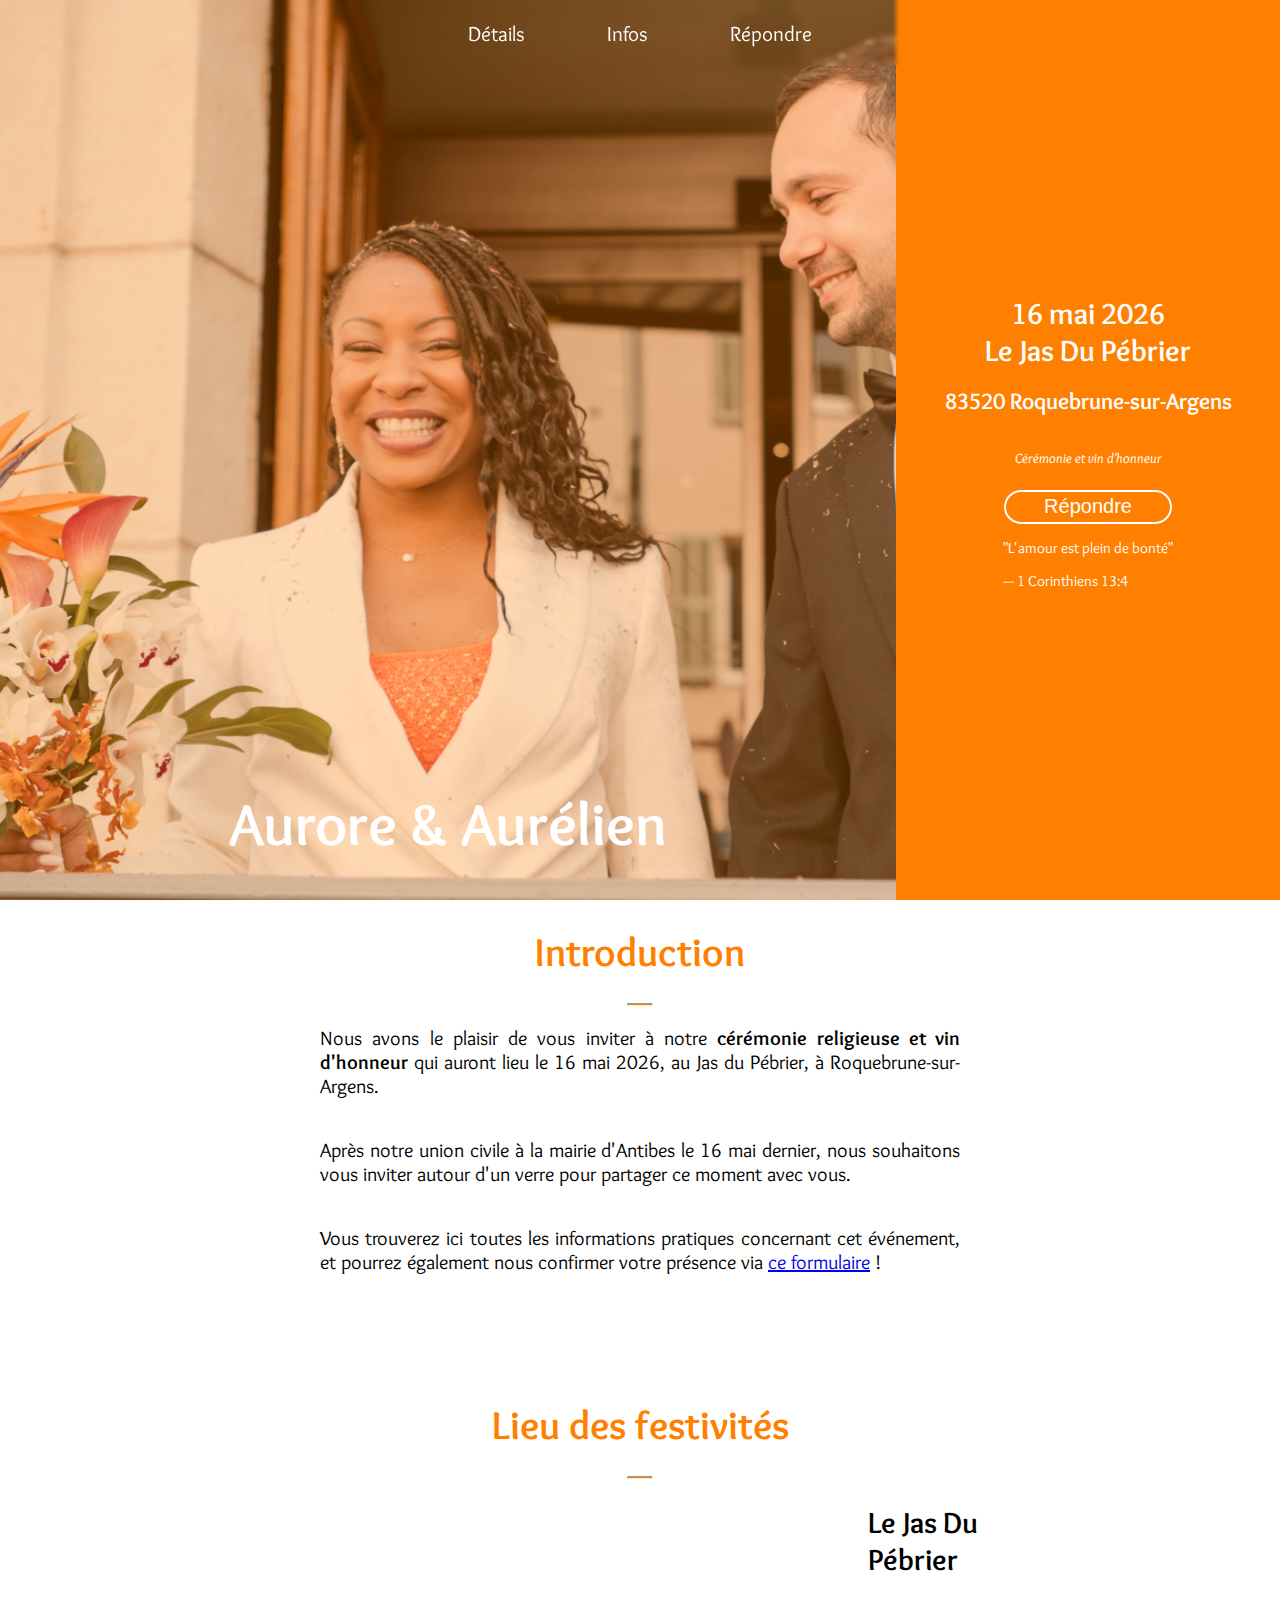
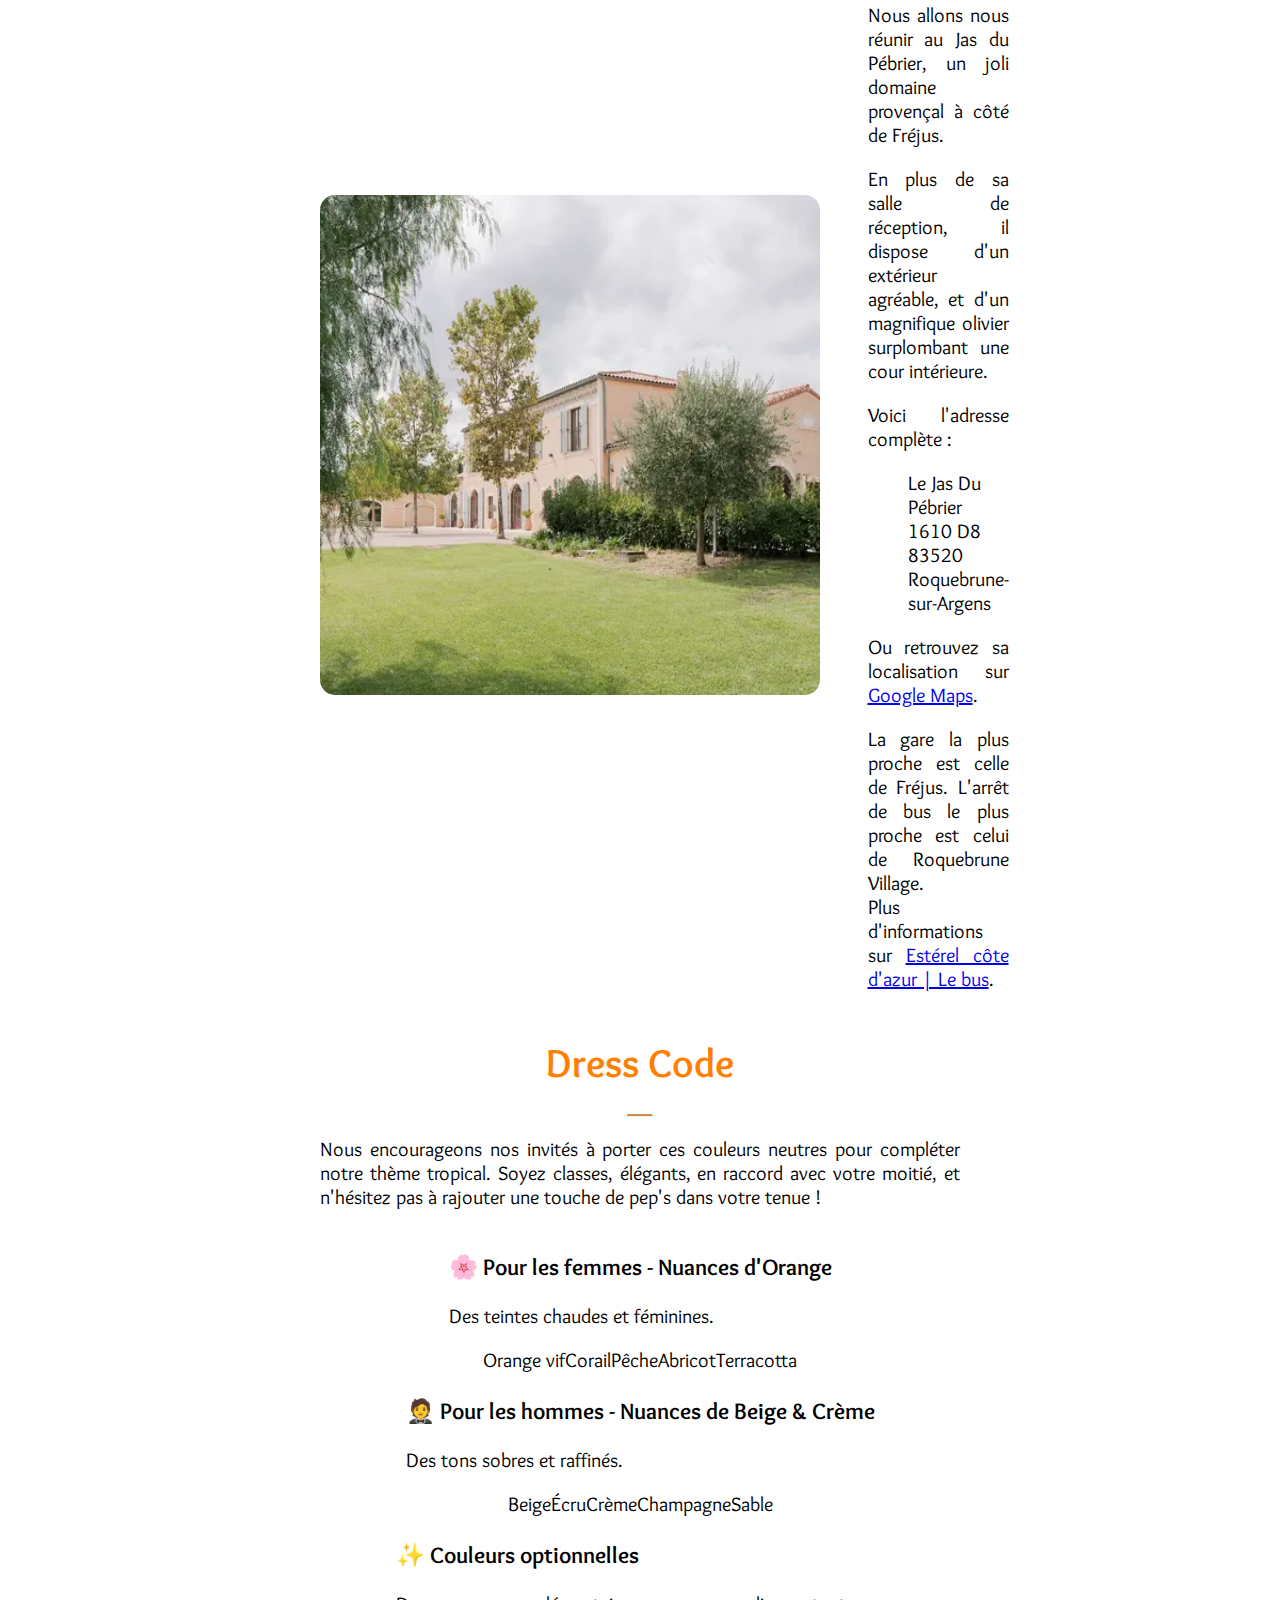
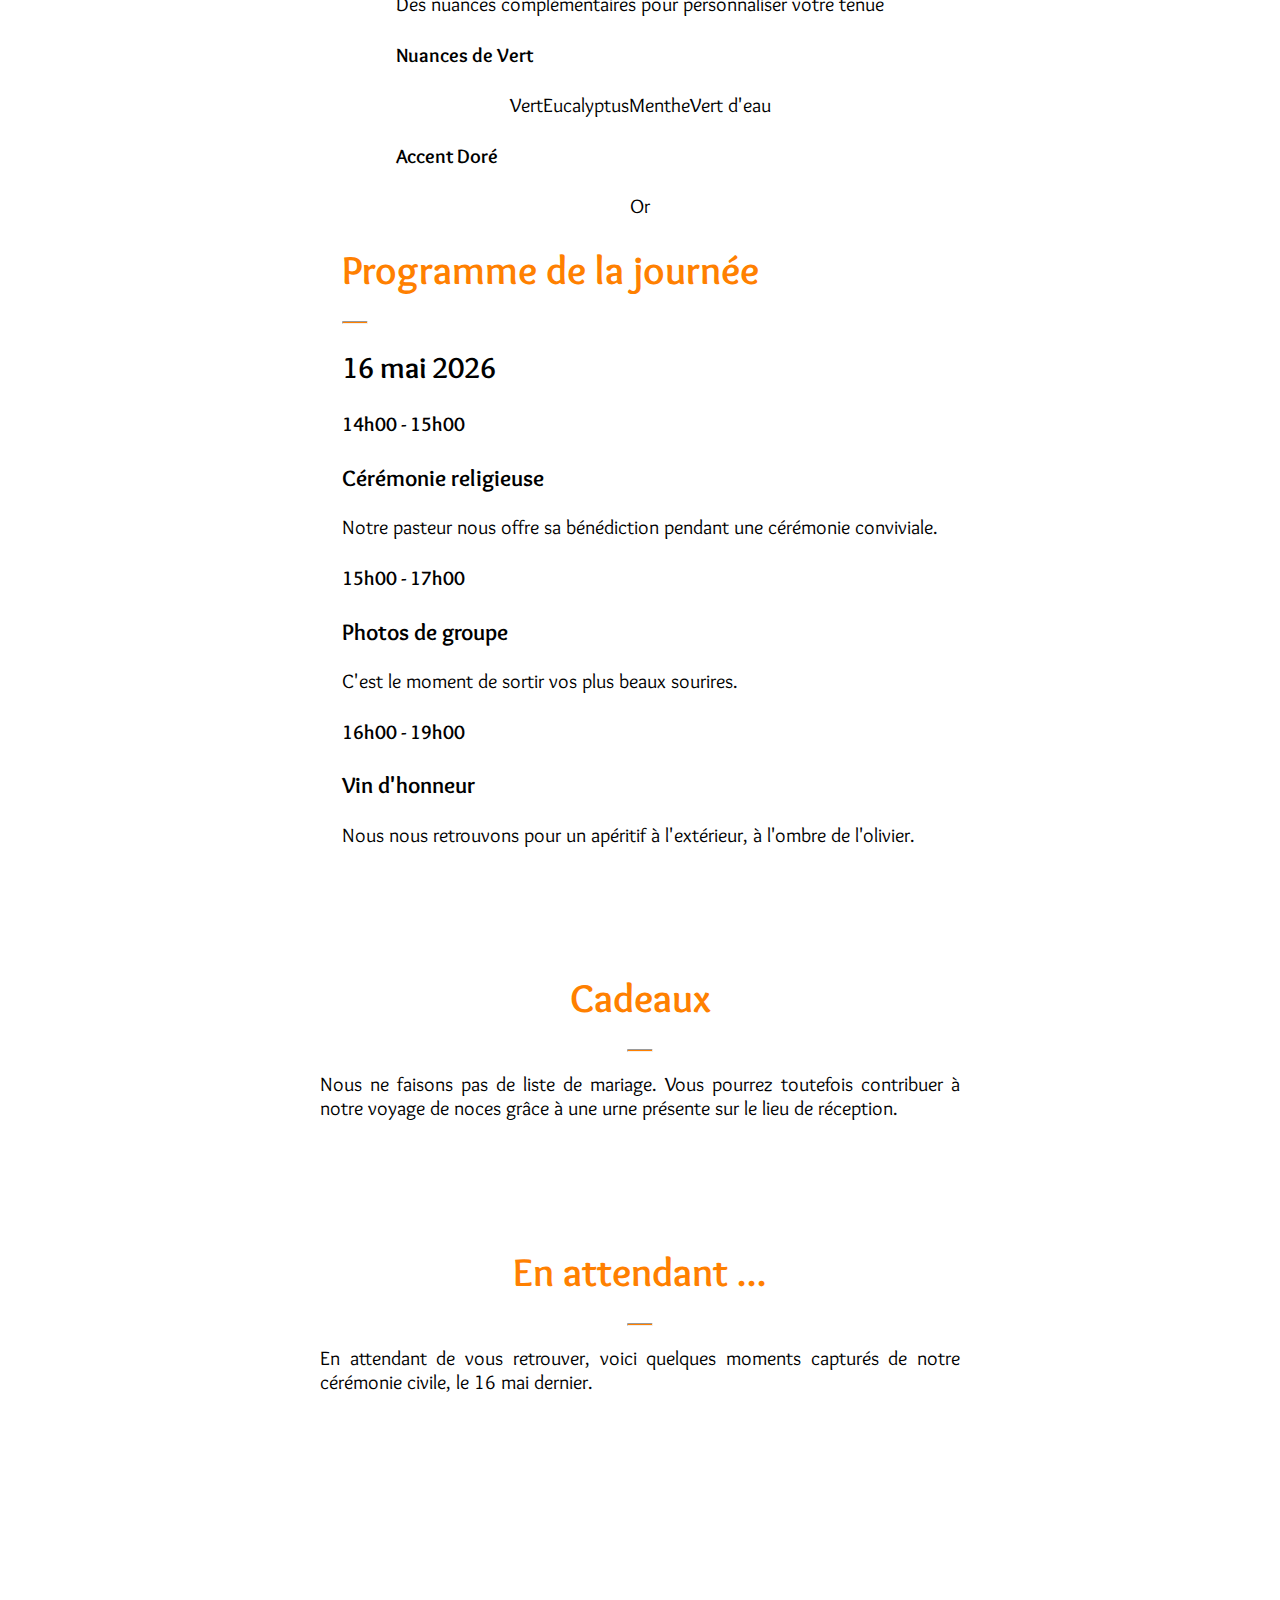
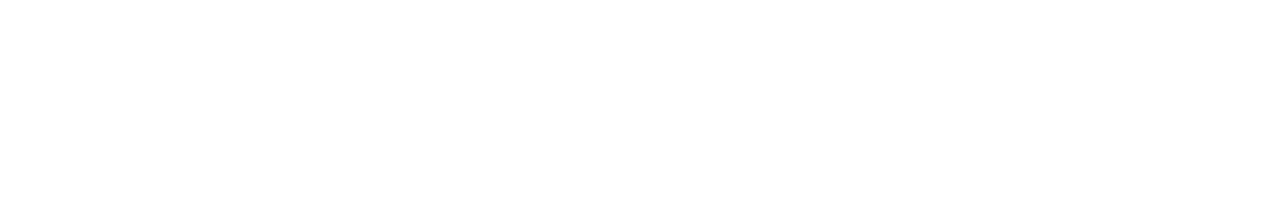
<file: index.html>
<!DOCTYPE html>

<html lang="fr">
<head>
    <meta charset="UTF-8">
    <meta name="viewport" content="width=device-width, initial-scale=1.0">
    <title>Aurore & Aurélien</title>
    <link rel="stylesheet" href="src/css/style.css">
    <script src="src/js/navbar-scroll.js"></script>
    <script src="src/js/invitation-handler.js"></script>
</head>

<body>
    <!-- Navbar outside landing-container -->
    <nav class="navbar">
        <ul>
            <li><a href="#details">Détails</a></li>
            <li><a href="#infos">Infos</a></li>
            <li><a href="#hebergements">Hébergements</a></li>
            <li><a href="./src/html/form.html?invite=full">Répondre</a></li>
        </ul>
    </nav>
    <!-- Landing container -->
    <div class="landing-container">
        <div class="title-container">
            <h1>Aurore & Aurélien</h1>
        </div>
        <div class="rsvp-container center-in-column">
            <div class="location center-in-column">
                <h1 class="low-margin">16 mai 2026</h1>
                <h1 class="low-margin">Le Jas Du Pébrier</h1>
                <h2>83520 Roquebrune-sur-Argens</h2>
            </div>
            <button class="rsvp-button" type="button" onclick="window.location.href='src/html/form.html?invite=full'">Répondre</button>
            <div class="bible-verse">
                <p>"L'amour est plein de bonté"</p>
                <p class="verse-reference">— 1 Corinthiens 13:4</p>
            </div>
        </div>
    </div>

    
    <!-- Texte d'introduction -->
    <div class="half-width center-in-column container" id="details">
        <h1>Introduction</h1>
        <hr/>
        <p> Après avoir uni nos cœurs à la mairie d'Antibes le 16 mai dernier, 
            nous désirons prolonger cette douce promesse en la célébrant auprès de notre famille et nos amis, 
            dans la chaleur et la tendresse qui nous rassemblent.</p>
        <p> Nous avons le plaisir de vous inviter à notre célébration de mariage qui aura lieu 
            le 16 mai 2026, au Jas du Pébrier, situé à Roquebrune-sur-Argens. </p>
        <p> Vous trouverez ici toutes les informations pratiques concernant cet événement, 
            et pourrez également nous confirmer votre présence via <a href="./src/html/form.html?invite=full">ce formulaire</a> ! </p>
    </div>

    <!-- Informations -->
    <!-- Le lieu des festivités -->
    <div class="half-width container center-in-column" id="infos">
        <h1>Lieu des festivités</h1>
        <hr/>
        <div class="center-in-row">
            <img class="rounded-picture" src="src/img/jas/jas-bastide.png" alt="La bastide du Jas du Pébrier"/>
            <div>
                <h2>Le Jas Du Pébrier</h2>
                <p>Nous allons nous réunir au Jas du Pébrier, un joli domaine provençal à côté de Fréjus.</p>
                
                <p>En plus de sa salle de réception, il dispose d'un extérieur agréable, et d'un magnifique olivier surplombant
                une cour intérieure.</p>
                <p>Voici l'adresse complète : </p>
                <ul class="adresse">
                    <li>Le Jas Du Pébrier</li>
                    <li>1610 D8</li>
                    <li>83520 Roquebrune-sur-Argens</li>
                </ul>
                <p>Ou retrouvez sa localisation sur <a href="https://maps.app.goo.gl/QMVBNbgVchufWMJM9">Google Maps</a>.</p>
                <p>La gare la plus proche est celle de Fréjus. L'arrêt de bus le plus proche est celui de Roquebrune Village. <br>
                    Plus d'informations sur <a href="https://www.esterelcotedazur-lebus.fr/" target="_blank">Estérel côte d'azur | Le bus</a>.<p>
            </div>
        </div>
        
        <!-- Thème couleur -->
        <h1>Dress Code</h1>
        <hr/>
        <div class="center-in-column">
            <p> 
                Nous encourageons nos invités à porter ces couleurs neutres pour compléter notre thème tropical.
                Soyez classes, élégants, en raccord avec votre moitié, et n'hésitez pas à rajouter une touche de pep's dans votre tenue !
            </p>
            
            <!-- Couleurs pour les femmes -->
            <div class="color-section">
                <h3>🌸 Pour les femmes - Nuances d'Orange</h3>
                <p class="color-category-description">Des teintes chaudes et féminines.</p>
                <div class="color-palette center-in-row">
                    <div class="color-element center-in-column">
                        <div class="color-box" style="background-color: var(--orange-vif);"></div>
                        <span class="color-label">Orange vif</span>
                    </div>
                    <div class="color-element center-in-column">
                        <div class="color-box" style="background-color: var(--orange-coral);"></div>
                        <span class="color-label">Corail</span>
                    </div>
                    <div class="color-element center-in-column">
                        <div class="color-box" style="background-color: var(--orange-peach);"></div>
                        <span class="color-label">Pêche</span>
                    </div>
                    <div class="color-element center-in-column">
                        <div class="color-box" style="background-color: var(--orange-apricot);"></div>
                        <span class="color-label">Abricot</span>
                    </div>
                    <div class="color-element center-in-column">
                        <div class="color-box" style="background-color: var(--orange-terracotta);"></div>
                        <span class="color-label">Terracotta</span>
                    </div>
                </div>
            </div>

            <!-- Couleurs pour les hommes -->
            <div class="color-section">
                <h3>🤵 Pour les hommes - Nuances de Beige & Crème</h3>
                <p class="color-category-description">Des tons sobres et raffinés.</p>
                <div class="color-palette center-in-row">
                    <div class="color-element center-in-column">
                        <div class="color-box" style="background-color: var(--beige);"></div>
                        <span class="color-label">Beige</span>
                    </div>
                    <div class="color-element center-in-column">
                        <div class="color-box" style="background-color: var(--ecru);"></div>
                        <span class="color-label">Écru</span>
                    </div>
                    <div class="color-element center-in-column">
                        <div class="color-box" style="background-color: var(--cream-warm);"></div>
                        <span class="color-label">Crème</span>
                    </div>
                    <div class="color-element center-in-column">
                        <div class="color-box" style="background-color: var(--champagne);"></div>
                        <span class="color-label">Champagne</span>
                    </div>
                    <div class="color-element center-in-column">
                        <div class="color-box" style="background-color: var(--sand);"></div>
                        <span class="color-label">Sable</span>
                    </div>
                </div>
            </div>

            <!-- Couleurs optionnelles -->
            <div class="color-section optional-colors">
                <h3>✨ Couleurs optionnelles</h3>
                <p class="color-category-description">Des nuances complémentaires pour personnaliser votre tenue</p>
                
                <!-- Nuancier Vert -->
                <div class="color-subsection">
                    <h4>Nuances de Vert</h4>
                    <div class="color-palette center-in-row">
                        <div class="color-element center-in-column">
                            <div class="color-box" style="background-color: var(--green);"></div>
                            <span class="color-label">Vert</span>
                        </div>
                        <div class="color-element center-in-column">
                            <div class="color-box" style="background-color: var(--green-eucalyptus);"></div>
                            <span class="color-label">Eucalyptus</span>
                        </div>
                        <div class="color-element center-in-column">
                            <div class="color-box" style="background-color: var(--green-mint);"></div>
                            <span class="color-label">Menthe</span>
                        </div>
                        <div class="color-element center-in-column">
                            <div class="color-box" style="background-color: var(--green-seafoam);"></div>
                            <span class="color-label">Vert d'eau</span>
                        </div>
                    </div>
                </div>

                <!-- Couleur Accent -->
                <div class="color-subsection">
                    <h4>Accent Doré</h4>
                    <div class="color-palette center-in-row">
                        <div class="color-element center-in-column">
                            <div class="color-box gold"></div>
                            <span class="color-label">Or</span>
                        </div>
                    </div>
                </div>
            </div>
        </div>

        <!-- Agenda -->
        <div class="agenda">
            <h1>Agenda</h1>
            <hr/>
            <div>
                <div class="agenda-day">
                    <h2>16 mai 2026</h2>
                    <div class="agenda-event">
                        <h4>14h00 - 15h00</h4>
                        <div class="event">
                            <h3>Cérémonie religieuse</h3>
                            <p>Notre pasteur nous offre sa bénédiction pendant une cérémonie conviviale.</p>
                        </div>
                    </div>
                    <div class="agenda-event">
                        <h4>15h00 - 17h00</h4>
                        <div class="event">
                            <h3>Photos de groupe</h3>
                            <p>C'est le moment de sortir vos plus beaux sourires.</p>
                        </div>
                    </div>
                    <div class="agenda-event">
                        <h4>16h00 - 19h00</h4>
                        <div class="event">
                            <h3>Vin d'honneur</h3>
                            <p>Nous nous retrouvons pour un apéritif à l'extérieur, à l'ombre de l'olivier.</p>
                        </div>
                    </div>
                    <div class="agenda-event">
                        <h4>20h00 - 03h00</h4>
                        <div class="event">
                            <h3>Soirée festive</h3>
                            <p>Le repas nous attend, ainsi que sa soirée dansante et ses animations ! <br>
                               Nous avons également prévu le menu enfant. </p>
                        </div>
                    </div>
                </div>
                <div class="agenda-day">
                    <h2>17 mai 2026</h2>
                    <div class="agenda-event">
                        <h4>11h00 - 15h00</h4>
                        <div class="event">
                            <h3>Brunch en famille</h3>
                            <p>
                                La famille se rassemble une nouvelle fois pour partager un brunch sucré/salé. <br>
                                Nous devons rendre la salle à 18h. 
                            </p>
                        </div>
                    </div>
                </div>
            </div>
        </div>
    </div>
    
    <!-- Hébergements -->
    <div class="container center-in-column half-width" id="hebergements">
        <h1>Hébergements</h1>
        <hr/>
        <div class="accommodations-section">
            <p class="accommodations-intro">
                Afin de profiter un maximum de la fête, nous vous proposons plusieurs solutions de
                logement proches du lieu de réception.
            </p>
            
            
            <div class="accommodations-grid">
                <div class="accommodation-card">
                    <div class="card-image">
                        <img src="./src/img/jas/maison-domaine.jpg" alt="Maison sur le domaine" />
                    </div>
                    <div class="card-header">
                        <h2>Jas du Pébrier</h2>
                        <div class="card-rating">★★★★★</div>
                    </div>
                    <div class="card-content">
                        <p class="card-description">Une maison privative de 6 à 8 personnes au sein du domaine provençal. <br>
                            Réservation d'une semaine minimum. <br>
                            Ouverture des réservations début novembre.
                        </p>
                        
                        <div class="card-info">
                            <h3>Adresse</h3>
                            <div class="address">
                                <p>Le Jas du Pébrier</p>
                                <p>1610 D8</p>
                                <p>83520 Roquebrune-sur-Argens</p>
                            </div>
                        </div>
                        
                        <div class="card-distance">
                            <span class="distance-badge">📍 Dans le domaine</span>
                        </div>
                        
                        <div class="card-actions">
                            <a href="https://www.jas-du-pebrier.com/fr/maisons-p2.php" class="btn-website" target="_blank">
                                Réserver une maison
                            </a>
                            <a href="https://maps.app.goo.gl/QMVBNbgVchufWMJM9" class="btn-location" target="_blank">
                                Voir sur la carte
                            </a>
                        </div>
                    </div>
                </div>

                <div class="accommodation-card">
                    <div class="card-image">
                        <img src="./src/img/domaine-de-la-bergerie.jpg" alt="Camping Domaine de la Bergerie" />
                    </div>
                    <div class="card-header">
                        <h2>Le camping</h2>
                        <div class="card-rating">★★★★★</div>
                    </div>
                    <div class="card-content">
                        <p class="card-description">
                            Un camping 5 étoiles à quelques centaines de mètres du lieu de réception. <br>
                            Réservation de deux nuits minimum. <br>
                            Ouverture des réservations début novembre.</p>
                        
                        <div class="card-info">
                            <h3>Adresse</h3>
                            <div class="address">
                                <p>Domaine de la Bergerie</p>
                                <p>1960 D8</p>
                                <p>83520 Roquebrune-sur-Argens</p>
                            </div>
                        </div>
                        
                        <div class="card-distance">
                            <span class="distance-badge">📍 600 m du lieu</span>
                        </div>
                        
                        <div class="card-actions">
                            <a href="https://www.domainelabergerie.fr/fr/camping-5-etoiles-dans-le-var" class="btn-website" target="_blank">
                                Site web du camping
                            </a>
                            <a href="https://maps.app.goo.gl/vvspXhQrKA7HJpWg8" class="btn-location" target="_blank">
                                Voir sur la carte
                            </a>
                        </div>
                    </div>
                </div>

                <div class="accommodation-card">
                    <div class="card-image">
                        <img src="./src/img/cap-riviera.jpg" alt="Hôtel Cap Riviera" />
                    </div>
                    <div class="card-header">
                        <h2>Hôtel Cap Riviera</h2>
                        <div class="card-rating">★★★</div>
                    </div>
                    <div class="card-content">
                        <p class="card-description">Un hôtel chic pour profiter de la côte d'Azur !</p>
                        
                        <div class="card-info">
                            <h3>Adresse</h3>
                            <div class="address">
                                <p>Hôtel Cap Riviera</p>
                                <p>3022 Av. de la Cor d'Azur</p>
                                <p>83370 Fréjus</p>
                            </div>
                        </div>
                        
                        <div class="card-distance">
                            <span class="distance-badge">📍 8,8 km du lieu</span>
                        </div>
                        
                        <div class="card-actions">
                            <a href="https://www.hotelcapriviera.com/" class="btn-website" target="_blank">
                                Site web de l'hôtel
                            </a>
                            <a href="https://maps.app.goo.gl/GAxUgse7JaHJR2so8" class="btn-location" target="_blank">
                                Voir sur la carte
                            </a>
                        </div>
                    </div>
                </div>

                <div class="accommodation-card">
                    <div class="card-image">
                        <img src="./src/img/B&B.jpg" alt="Hôtel B&B" />
                    </div>
                    <div class="card-header">
                        <h2>L'hôtel B&B</h2>
                        <div class="card-rating">★★</div>
                    </div>
                    <div class="card-content">
                        <p class="card-description">Un hôtel sobre mais peu cher.</p>
                        
                        <div class="card-info">
                            <h3>Adresse</h3>
                            <div class="address">
                                <p>Hôtel B&B</p>
                                <p>Rue de la tuilerie</p>
                                <p>83520 Roquebrune-sur-Argens</p>
                            </div>
                        </div>
                        
                        <div class="card-distance">
                            <span class="distance-badge">📍 9,7 km du lieu</span>
                        </div>
                        
                        <div class="card-actions">
                            <a href="https://www.hotel-bb.com/fr/hotel/frejus-roquebrune-sur-argens" class="btn-website" target="_blank">
                                Site web de l'hôtel
                            </a>
                            <a href="https://maps.app.goo.gl/q5ehgyEpb4qyN9zc6" class="btn-location" target="_blank">
                                Voir sur la carte
                            </a>
                        </div>
                    </div>
                </div>
            </div>
        </div>
    </div>

    <div class="half-width center-in-column container">
        <h1>Cadeaux</h1>
        <hr/>
        <p> Nous ne faisons pas de liste de mariage. 
            Vous pourrez toutefois contribuer à notre voyage de noces grâce à une urne présente sur le lieu de réception. 
        </p>
    </div>


    <!-- Teaser -->
    <div class="half-width center-in-column container">
        <h1>En attendant ... </h1>
        <hr/>
        <p> En attendant de vous retrouver, voici quelques moments capturés de notre cérémonie civile, le 16 mai dernier.</p>
        <!-- La vidéo n'est disponible qu'une fois le site en ligne. -->
        <div class="video-container">
            <iframe
                    width="560"
                    height="315"
                    src="https://www.youtube.com/embed/jNeJYw7yD70?si=ayEN4vy5g1w_JYni"
                    title="YouTube video player"
                    frameborder="0"
                    allow="accelerometer; clipboard-write; encrypted-media; gyroscope; picture-in-picture; web-share"
                    referrerpolicy="strict-origin-when-cross-origin"
                    allowfullscreen>
            </iframe>
        </div>

    </div>
</body>
</html>
</file>
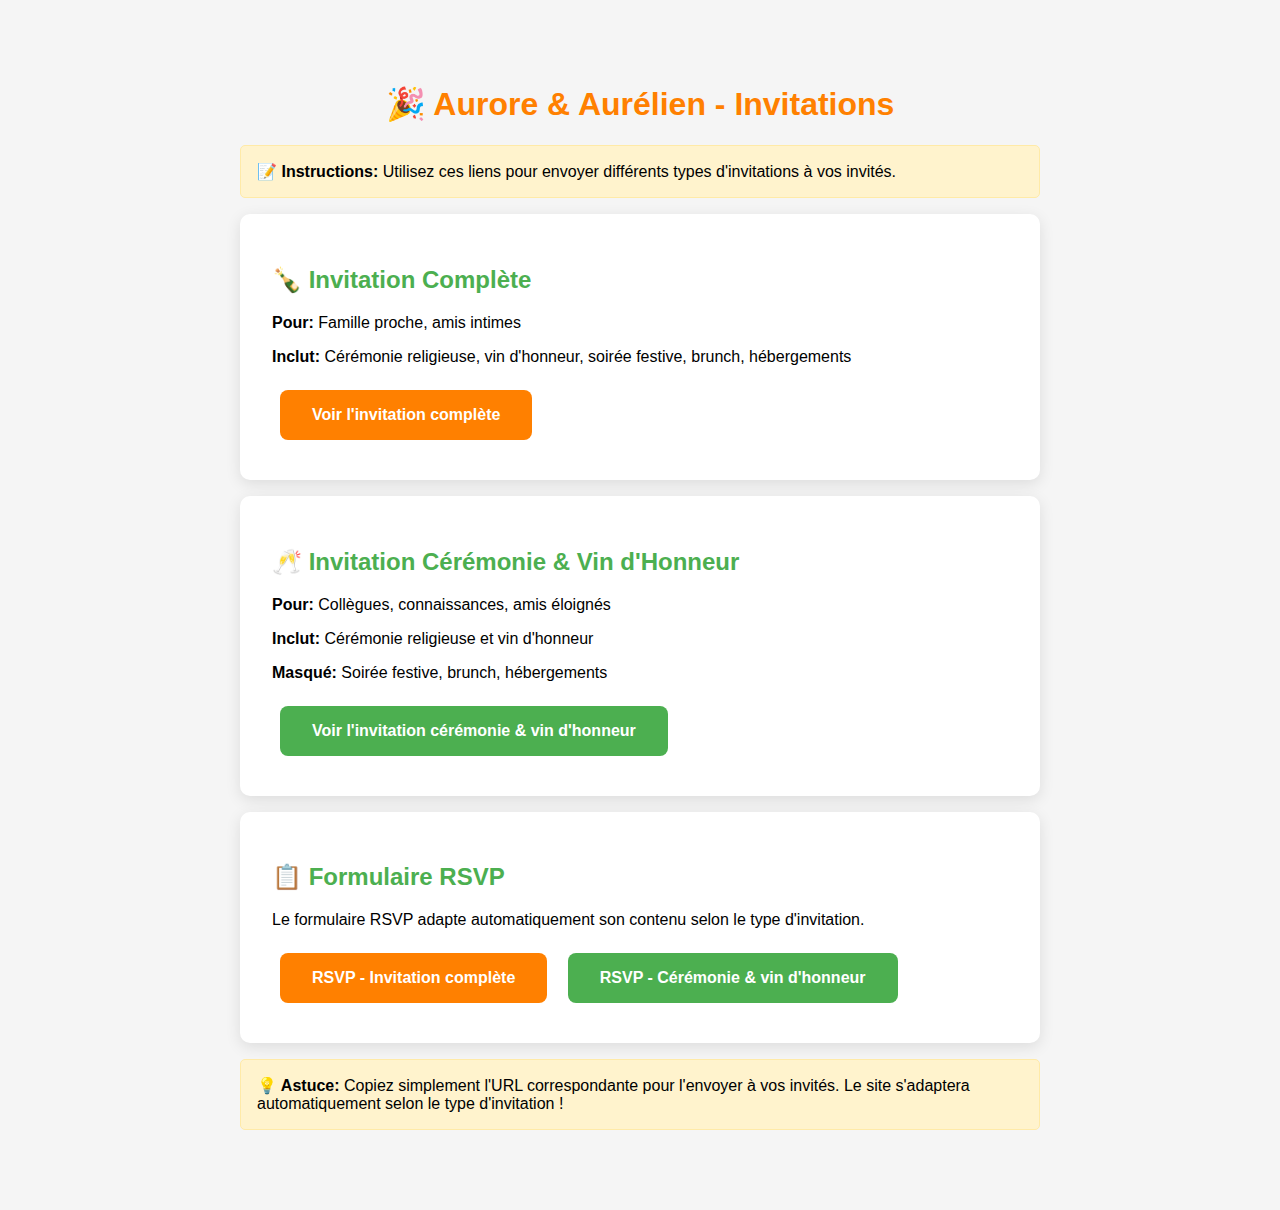
<file: invitation-examples.html>
<!DOCTYPE html>
<html lang="fr">
<head>
    <meta charset="UTF-8">
    <meta name="viewport" content="width=device-width, initial-scale=1.0">
    <title>Invitation Examples - Aurore & Aurélien</title>
    <style>
        body { 
            font-family: 'Arial', sans-serif; 
            max-width: 800px; 
            margin: 2rem auto; 
            padding: 2rem; 
            background: #f5f5f5;
        }
        .example-card {
            background: white;
            padding: 2rem;
            margin: 1rem 0;
            border-radius: 10px;
            box-shadow: 0 4px 15px rgba(0,0,0,0.1);
        }
        .btn {
            display: inline-block;
            padding: 1rem 2rem;
            margin: 0.5rem;
            background: #FF8000;
            color: white;
            text-decoration: none;
            border-radius: 8px;
            font-weight: 600;
            transition: background 0.3s;
        }
        .btn:hover { background: #e6730d; }
        .btn.secondary { background: #4CAF50; }
        .btn.secondary:hover { background: #45a049; }
        h1 { color: #FF8000; text-align: center; }
        h2 { color: #4CAF50; }
        .note {
            background: #fff3cd;
            border: 1px solid #ffeaa7;
            padding: 1rem;
            border-radius: 5px;
            margin: 1rem 0;
        }
    </style>
</head>
<body>
    <h1>🎉 Aurore & Aurélien - Invitations</h1>
    
    <div class="note">
        <strong>📝 Instructions:</strong> Utilisez ces liens pour envoyer différents types d'invitations à vos invités.
    </div>
    
    <div class="example-card">
        <h2>🍾 Invitation Complète</h2>
        <p><strong>Pour:</strong> Famille proche, amis intimes</p>
        <p><strong>Inclut:</strong> Cérémonie religieuse, vin d'honneur, soirée festive, brunch, hébergements</p>
        <a href="index.html?invite=full" class="btn" target="_blank">
            Voir l'invitation complète
        </a>
    </div>
    
    <div class="example-card">
        <h2>🥂 Invitation Cérémonie & Vin d'Honneur</h2>
        <p><strong>Pour:</strong> Collègues, connaissances, amis éloignés</p>
        <p><strong>Inclut:</strong> Cérémonie religieuse et vin d'honneur</p>
        <p><strong>Masqué:</strong> Soirée festive, brunch, hébergements</p>
        <a href="index.html?invite=cocktail" class="btn secondary" target="_blank">
            Voir l'invitation cérémonie & vin d'honneur
        </a>
    </div>
    
    <div class="example-card">
        <h2>📋 Formulaire RSVP</h2>
        <p>Le formulaire RSVP adapte automatiquement son contenu selon le type d'invitation.</p>
        <a href="src/html/form.html?invite=full" class="btn" target="_blank">
            RSVP - Invitation complète
        </a>
        <a href="src/html/form.html?invite=cocktail" class="btn secondary" target="_blank">
            RSVP - Cérémonie & vin d'honneur
        </a>
    </div>
    
    <div class="note">
        <strong>💡 Astuce:</strong> Copiez simplement l'URL correspondante pour l'envoyer à vos invités. 
        Le site s'adaptera automatiquement selon le type d'invitation !
    </div>
</body>
</html>
</file>
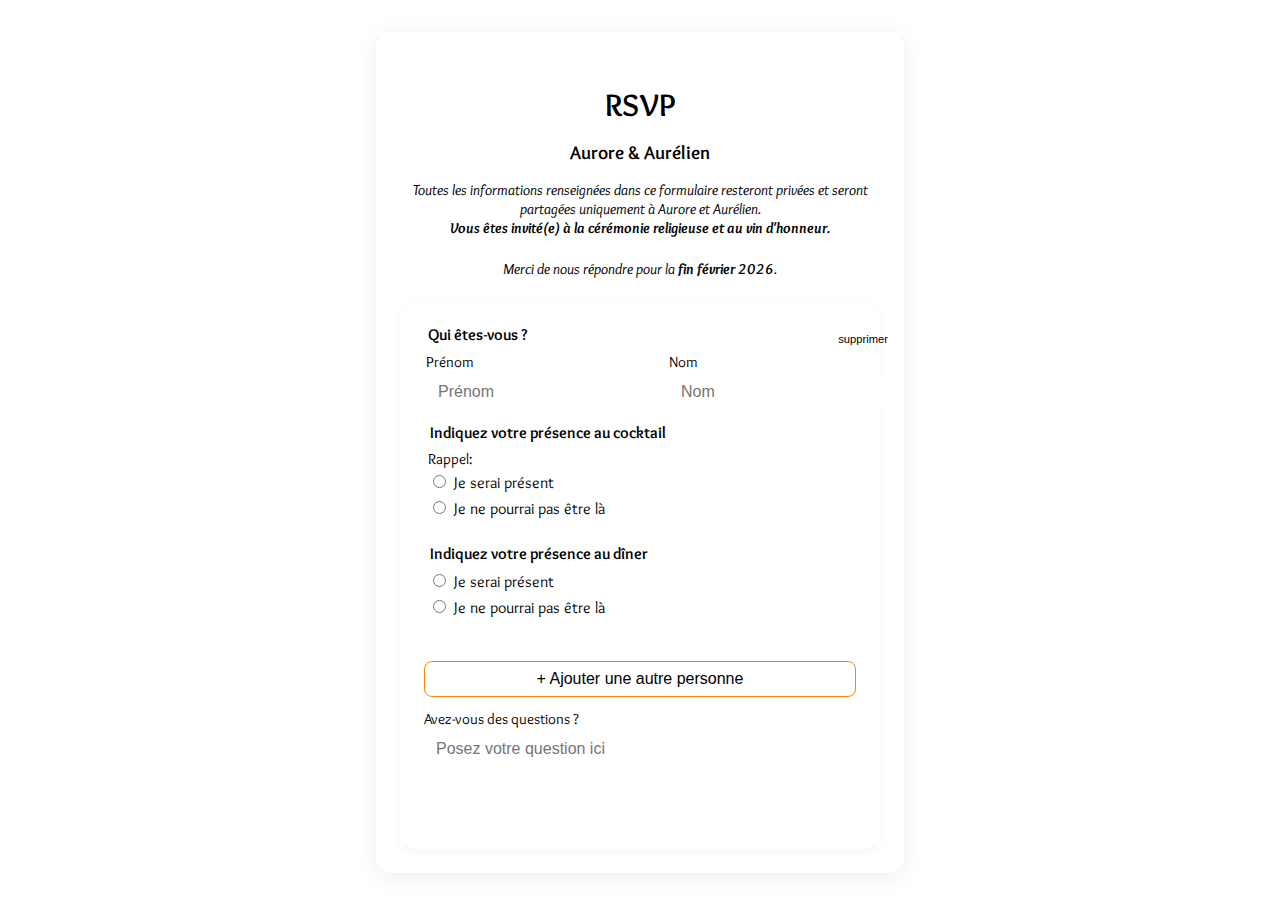
<file: src/html/form.html>
<!DOCTYPE html>
<html lang="fr">
<head>
    <meta charset="UTF-8">
    <meta name="viewport" content="width=device-width, initial-scale=1.0">
    <title>RSVP - Aurore & Aurélien</title>
    <link rel="stylesheet" href="../css/form.css">
    <script src="../js/invitation-handler.js"></script>
    <script src="../js/form.js" defer></script>
</head>
<body>
    <main>
        <h1>RSVP</h1>
        <h2>Aurore & Aurélien</h2>
        <p class="subtitle">
            Toutes les informations renseignées dans ce formulaire resteront privées et seront
            partagées uniquement à Aurore et Aurélien.
        </p>
        <p class="subtitle">
            Merci de nous répondre pour la <strong>fin février 2026</strong>.
        </p>
        <form class="rsvp-form" id="rsvp-form" action="https://api.web3forms.com/submit" method="POST">
            <input type="hidden" name="access_key" value="ba90800a-60c8-4745-accc-fb78cb58f824">
            <div id="guests-container">
                <!-- Guest fields will be inserted here -->
            </div>
            <button type="button" id="add-guest-btn">+ Ajouter une autre personne</button>
            <div class="field">
                <label for="questions">Avez-vous des questions ?</label>
                <input type="text" id="questions" name="questions" placeholder="Posez votre question ici">
            </div>
            <button type="submit" class="submit-btn">Envoyer</button>
        </form>
    </main>
</body>
</html>
</file>
<file: src/css/style.css>
@import url('https://fonts.googleapis.com/css2?family=Pinyon+Script&display=swap');
@import url('https://fonts.googleapis.com/css2?family=Overlock:ital,wght@0,400;0,700;0,900;1,400;1,700;1,900&display=swap');
@import url('https://fonts.googleapis.com/css2?family=Edu+NSW+ACT+Cursive:wght@400..700&family=Overlock:ital,wght@0,400;0,700;0,900;1,400;1,700;1,900&display=swap');

@import url('https://fonts.googleapis.com/css2?family=Dancing+Script:wght@400;500;600;700&display=swap');
@import url('https://fonts.googleapis.com/css2?family=Delius&display=swap');

@import "variables.css";

@import "landing-container.css";
@import "infos.css";
@import "questions.css";
@import "navbar.css";
@import "accommodations.css";


body {
    margin: 0;
    padding: 0;

    font-size: 20px;
    font-family: 'Overlock', sans-serif;
}


.low-margin {
    margin: 0 5%;
}

.center-in-column {
    /* Alignment */
    display: flex;
    flex-direction: column;
    align-items: center;
    justify-content: center;
}

.center-in-row {
    /* Alignment */
    display: flex;
    flex-direction: row;
    align-items: center;
    justify-content: center;
}

.whole-width {
    width: 100vw;
}

hr {
    margin: 0;
    background-color: var(--orange);
    color: var(--orange);
    border-radius: 5px;

    width: 1.5rem;
    height: 1px;
}

.full-width {
    width: 100%;
}

.half-width {
    width: 50vw;
    max-width: 50vw;
    min-width: 320px;
    box-sizing: border-box;
    margin-left: auto;
    margin-right: auto;
}

.container {
    margin-bottom: 5rem;
}

.container h1 {
    color: var(--orange);
}

.container ul {
    list-style-type: none;
}

.container p {
    text-align: justify;
}

/* Video responsive container */
.video-container {
    position: relative;
    width: 100%;
    max-width: 560px;
    margin: 0 auto;
}

.video-container iframe {
    width: 100%;
    height: 315px;
    border-radius: 10px;
}

/* Responsive Design */
@media (max-width: 1024px) {
    .half-width {
        width: 70vw;
        max-width: 70vw;
    }
    
    body {
        font-size: 18px;
    }
}

@media (max-width: 768px) {
    .half-width {
        width: 90vw;
        max-width: 90vw;
        min-width: 280px;
    }
    
    body {
        font-size: 16px;
    }
    
    .container {
        margin-bottom: 3rem;
        padding: 0 1rem;
    }
    
    .center-in-row {
        flex-direction: column;
        gap: 1rem;
    }
    
    hr {
        width: 3rem;
        height: 2px;
    }
    
    .video-container {
        max-width: 100%;
    }
    
    .video-container iframe {
        height: 250px;
    }
}

@media (max-width: 480px) {
    .half-width {
        width: 95vw;
        max-width: 95vw;
        min-width: 260px;
    }
    
    body {
        font-size: 14px;
    }
    
    .container {
        margin-bottom: 2rem;
        padding: 0 0.5rem;
    }
    
    .container h1 {
        font-size: 1.8em;
        text-align: center;
    }
    
    .container h2 {
        font-size: 1.4em;
    }
    
    .low-margin {
        margin: 0 2%;
    }
    
    .video-container iframe {
        height: 200px;
    }
}
</file>
<file: src/css/form.css>
@import url('https://fonts.googleapis.com/css2?family=Overlock:ital,wght@0,400;0,700;0,900;1,400;1,700;1,900&display=swap');
@import "variables.css";

main {
    max-width: 480px;
    margin: 32px auto;
    background: var(--light-orange);
    border-radius: 16px;
    box-shadow: 0 4px 24px rgba(0,0,0,0.07);
    padding: 32px 24px 24px 24px;
    font-family: 'Overlock', sans-serif;
}

h1 {
    text-align: center;
    font-size: 2rem;
    margin-bottom: 0.5em;
    font-weight: 700;
    color: var(--orange-pastel);
}

h2 {
    text-align: center;
    color: var(--green);
    font-size: 1.2rem;
    margin-bottom: 0.5em;
    font-weight: 600;
}

.first-row {
    display: flex;
    align-items: center;
    justify-content: space-between;
}

.subtitle {
    text-align: center;
    color: var(--dark-orange);
    font-size: 0.95rem;
    margin-bottom: 1.5em;
    font-style: italic;
}

.rsvp-form {
    background: var(--light-green);
    border-radius: 16px;
    padding: 24px;
    box-shadow: 0 2px 8px rgba(67,160,71,0.08);
}

fieldset {
    border: none;
    margin-bottom: 18px;
    padding: 0;
    position: relative;
    background: transparent;
    border-radius: 12px;
}

legend {
    font-weight: 600;
    color: var(--orange-pastel);
    margin-bottom: 8px;
    font-size: 1rem;
}

.delete-btn {
    background: var(--light-orange);
    color: var(--dark-orange);
    border: none;
    border-radius: 8px;
    padding: 4px 12px;
    font-size: 0.7rem;
    cursor: pointer;
    z-index: 2;
    transition: background 0.2s, color 0.2s;
}

.delete-btn:hover {
    background: var(--orange-pastel);
    color: #fff;
}

.field {
    display: flex;
    flex-direction: column;
    margin-bottom: 12px;
    flex: 1;
}

.field label {
    font-size: 0.95rem;
    color: var(--dark-green);
    margin-bottom: 4px;
}

input[type="text"],
input[type="email"],
select {
    padding: 8px 12px;
    border: 1px solid var(--green);
    border-radius: 8px;
    font-size: 1rem;
    background: #fff;
    margin-bottom: 2px;
    transition: border 0.2s;
}

input[type="text"]:focus,
input[type="email"]:focus,
select:focus {
    border-color: var(--orange-pastel);
    outline: none;
}

.row {
    display: flex;
    gap: 12px;
}

.radio-group {
    display: flex;
    flex-direction: column;
    gap: 6px;
    margin-bottom: 8px;
}

.radio-group label {
    font-size: 0.98rem;
    color: var(--dark-green);
}

.radio-group input[type="radio"]:checked + label {
    color: var(--orange-pastel);
}

.reminder {
    font-size: 0.92rem;
    color: var(--dark-green);
    margin-bottom: 4px;
    display: block;
}

#add-guest-btn {
    display: block;
    width: 100%;
    background: var(--light-orange);
    color: var(--orange-pastel);
    border: 1px solid var(--orange);
    border-radius: 8px;
    padding: 8px 0;
    font-size: 1rem;
    margin: 18px 0 12px 0;
    cursor: pointer;
    transition: background 0.2s, color 0.2s;
}

#add-guest-btn:hover {
    background: var(--orange-pastel);
    color: #fff;
}

.submit-btn {
    display: block;
    width: 100%;
    background: var(--green);
    color: #fff;
    border: none;
    border-radius: 8px;
    padding: 12px 0;
    font-size: 1.1rem;
    font-weight: 600;
    cursor: pointer;
    margin-top: 8px;
    transition: background 0.2s;
}

.submit-btn:hover {
    background: var(--dark-green);
}

/* Responsive Design */
@media (max-width: 768px) {
    main {
        max-width: 90vw;
        margin: 20px auto;
        padding: 24px 20px;
    }
    
    h1 {
        font-size: 1.8rem;
    }
    
    h2 {
        font-size: 1.1rem;
    }
    
    .subtitle {
        font-size: 0.9rem;
        margin-bottom: 1.2em;
    }
    
    .rsvp-form {
        padding: 20px;
    }
    
    .row {
        flex-direction: column;
        gap: 8px;
    }
    
    .first-row {
        flex-direction: column;
        align-items: stretch;
        gap: 8px;
    }
    
    .delete-btn {
        align-self: flex-end;
        margin-top: 8px;
    }
    
    input[type="text"],
    input[type="email"],
    select {
        padding: 10px 12px;
        font-size: 16px; /* Prevents zoom on iOS */
    }
    
    .radio-group {
        gap: 8px;
    }
    
    .radio-group label {
        padding: 8px 0;
    }
}

@media (max-width: 480px) {
    main {
        max-width: 95vw;
        margin: 15px auto;
        padding: 20px 16px;
    }
    
    h1 {
        font-size: 1.6rem;
        margin-bottom: 0.3em;
    }
    
    h2 {
        font-size: 1rem;
        margin-bottom: 0.3em;
    }
    
    .subtitle {
        font-size: 0.85rem;
        margin-bottom: 1em;
        line-height: 1.4;
    }
    
    .rsvp-form {
        padding: 16px;
    }
    
    fieldset {
        margin-bottom: 16px;
    }
    
    legend {
        font-size: 0.95rem;
        margin-bottom: 6px;
    }
    
    .field {
        margin-bottom: 10px;
    }
    
    .field label {
        font-size: 0.9rem;
        margin-bottom: 6px;
    }
    
    input[type="text"],
    input[type="email"],
    select {
        padding: 12px;
        font-size: 16px;
        border-radius: 6px;
    }
    
    .delete-btn {
        padding: 6px 10px;
        font-size: 0.7rem;
    }
    
    #add-guest-btn {
        padding: 10px 0;
        font-size: 0.95rem;
        margin: 16px 0 10px 0;
    }
    
    .submit-btn {
        padding: 14px 0;
        font-size: 1rem;
        margin-top: 12px;
    }
    
    .radio-group label {
        font-size: 0.9rem;
        padding: 6px 0;
    }
    
    .reminder {
        font-size: 0.85rem;
        line-height: 1.3;
    }
}

@media (max-width: 320px) {
    main {
        max-width: 98vw;
        margin: 10px auto;
        padding: 16px 12px;
    }
    
    h1 {
        font-size: 1.4rem;
    }
    
    h2 {
        font-size: 0.95rem;
    }
    
    .subtitle {
        font-size: 0.8rem;
    }
    
    .rsvp-form {
        padding: 12px;
    }
    
    input[type="text"],
    input[type="email"],
    select {
        padding: 10px;
        font-size: 16px;
    }
    
    .submit-btn {
        padding: 12px 0;
        font-size: 0.95rem;
    }
}
</file>
